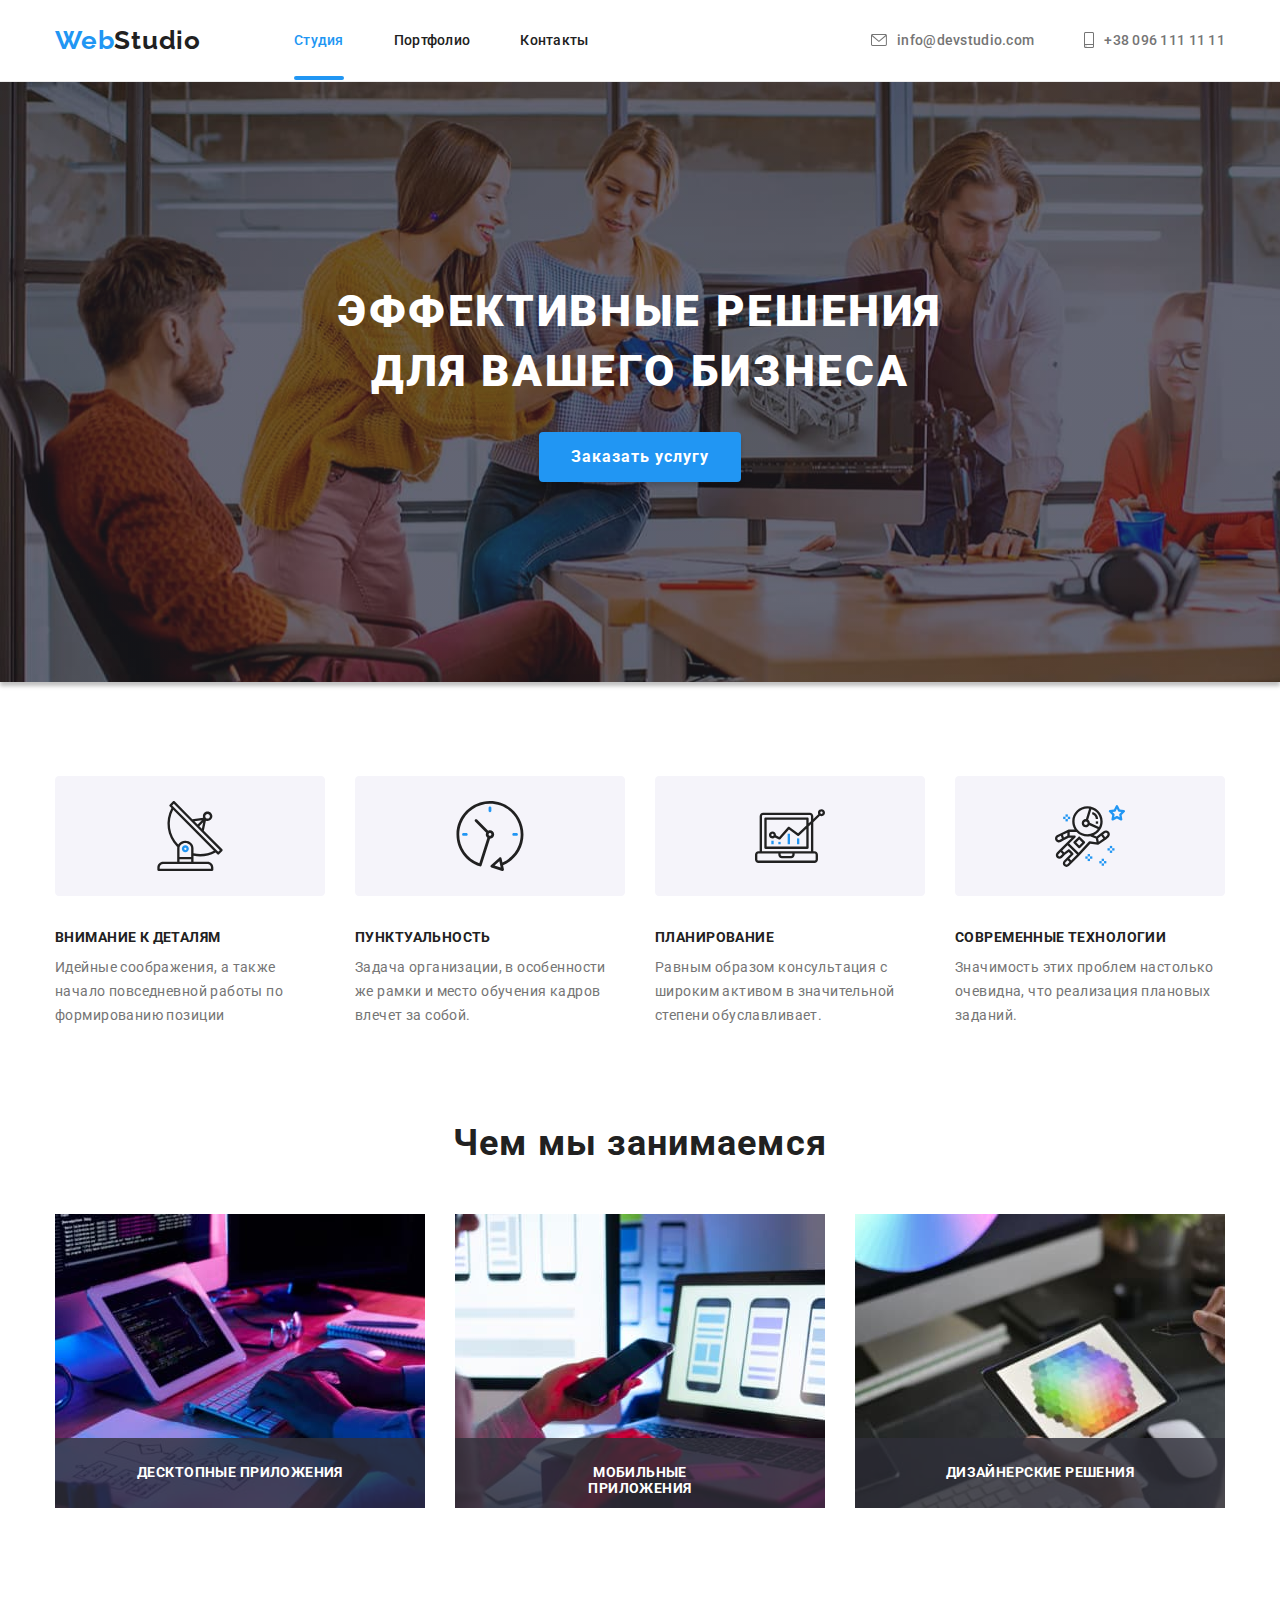
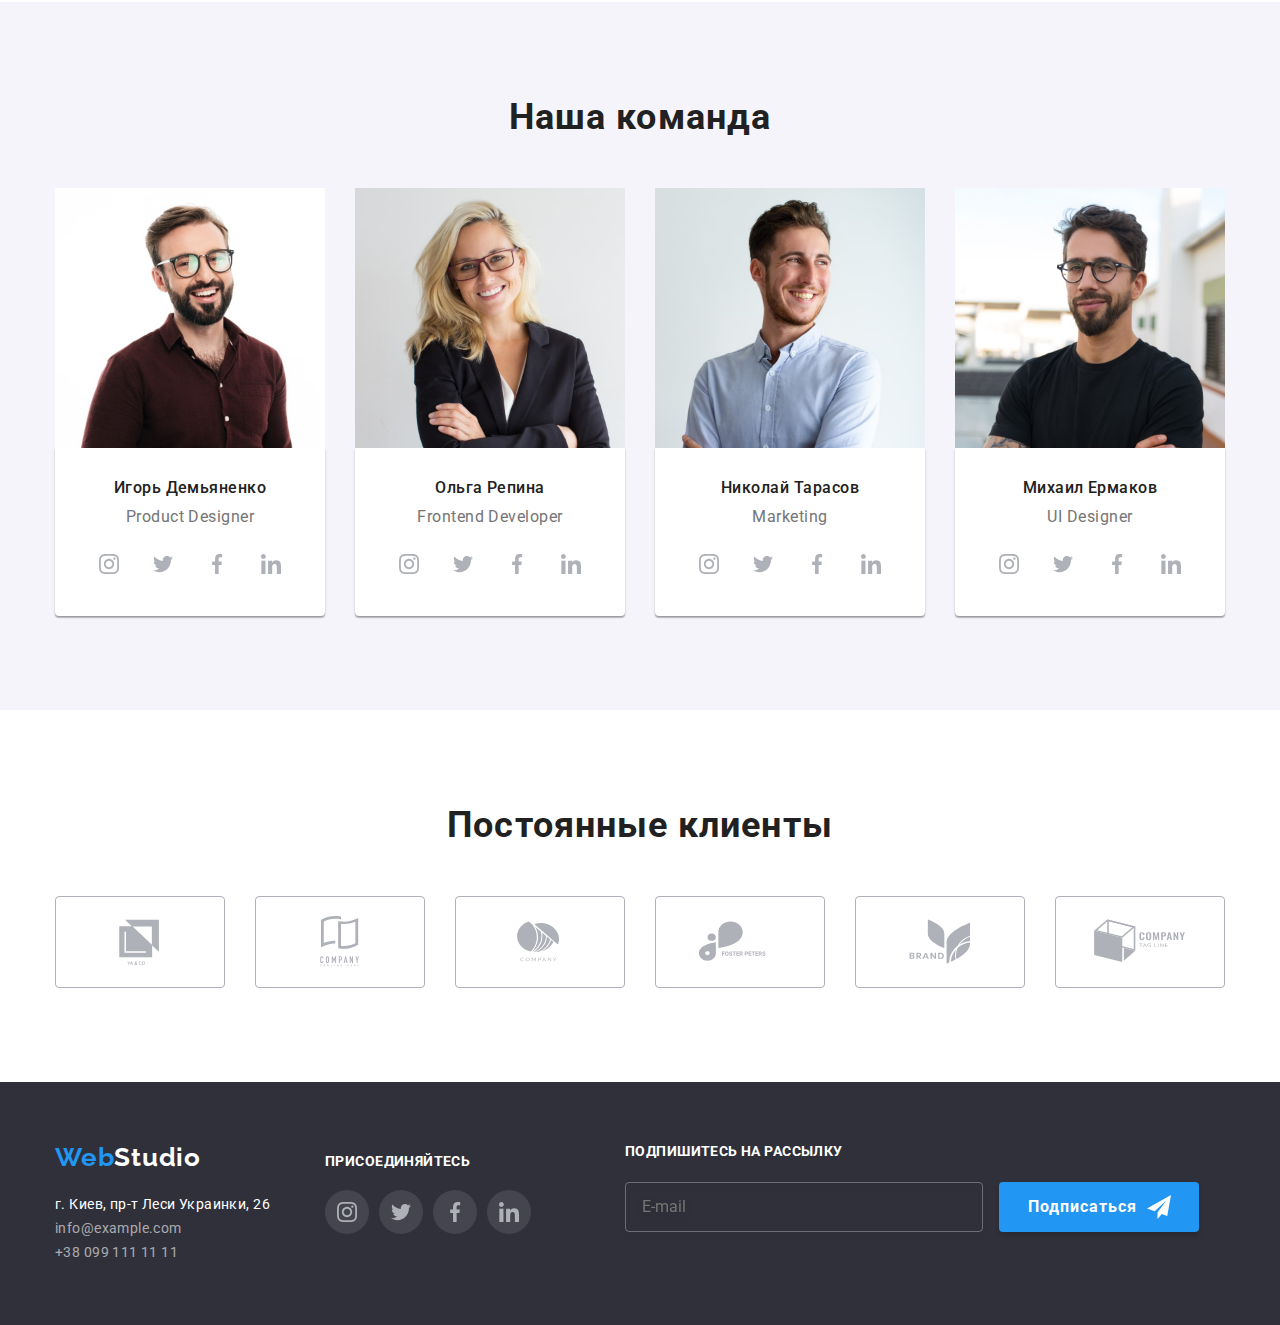
<file: index.html>
<!DOCTYPE html>
<html lang="ru">
  <head>
    <meta charset="UTF-8" />
    <meta http-equiv="X-UA-Compatible" content="IE=edge" />
    <meta name="viewport" content="width=device-width, initial-scale=1.0" />
    <title>Document</title>
    <link rel="preconnect" href="https://fonts.googleapis.com" />
    <link rel="preconnect" href="https://fonts.gstatic.com" crossorigin />
    <link
      href="https://fonts.googleapis.com/css2?family=Raleway:wght@700&family=Roboto:wght@400;500;700;900&display=swap"
      rel="stylesheet"
    />
    <link
      rel="stylesheet"
      href="https://cdnjs.cloudflare.com/ajax/libs/modern-normalize/1.1.0/modern-normalize.css"
      integrity="sha512-Y0MM+V6ymRKN2zStTqzQ227DWhhp4Mzdo6gnlRnuaNCbc+YN/ZH0sBCLTM4M0oSy9c9VKiCvd4Jk44aCLrNS5Q=="
      crossorigin="anonymous"
      referrerpolicy="no-referrer"
    />
    <link rel="stylesheet" href="./css/main.min.css" />
  </head>
  <body>
    <!-- Header -->
    <header class="header">
      <div class="header__container container">
        <a href="./" class="header__logo"><span>Web</span>Studio</a>
        <nav>
          <ul class="header__nav">
            <li class="nav__list">
              <a class="nav__link nav__link--current" href="./index.html">Студия</a>
            </li>
            <li class="nav__list"><a class="nav__link" href="./portfolio.html">Портфолио</a></li>
            <li class="nav__list"><a class="nav__link" href="">Контакты</a></li>
          </ul>
        </nav>
        <ul class="header__contacts">
          <li class="header__mail">
            <a class="contacts__link" href="mailto:info@devstudio.com">
              <svg class="contacts__link--mail" width="16" height="12">
                <use href="./images/icons.svg#icon-envelope"></use>
              </svg>
              info@devstudio.com
            </a>
          </li>
          <li>
            <a class="contacts__link" href="tel:+380961111111">
              <svg class="contacts__link--phone" width="10" height="16">
                <use href="./images/icons.svg#icon-smartphone"></use>
              </svg>
              +38 096 111 11 11</a
            >
          </li>
        </ul>
      </div>
    </header>
    <!-- Main -->
    <main>
      <section class="hero">
        <div class="container">
          <div class="hero__name">
            <h1>Эффективные решения для вашего бизнеса</h1>
            <button class="hero__button" type="button" data-modal-open>Заказать услугу</button>
          </div>
        </div>
      </section>
      <section class="peculiarities section">
        <div class="container">
          <h2 class="visually__hidden">Особенности</h2>
          <ul class="peculiarities__list">
            <li class="peculiarities__link">
              <svg class="peculiarities__logo1" width="270" height="120">
                <use href="./images/icons.svg#icon-group1"></use>
              </svg>
              <h3 class="peculiarities__heading">Внимание к деталям</h3>
              <p class="peculiarities__par">
                Идейные соображения, а также начало повседневной работы по формированию позиции
              </p>
            </li>
            <li class="peculiarities__link">
              <svg class="peculiarities__logo2" width="270" height="120">
                <use href="./images/icons.svg#icon-group2"></use>
              </svg>
              <h3 class="peculiarities__heading">Пунктуальность</h3>
              <p class="peculiarities__par">
                Задача организации, в особенности же рамки и место обучения кадров влечет за собой.
              </p>
            </li>
            <li class="peculiarities__link">
              <svg class="peculiarities__logo3" width="270" height="120">
                <use href="./images/icons.svg#icon-group3"></use>
              </svg>
              <h3 class="peculiarities__heading">Планирование</h3>
              <p class="peculiarities__par">
                Равным образом консультация с широким активом в значительной степени обуславливает.
              </p>
            </li>
            <li class="peculiarities__link">
              <svg class="peculiarities__logo4" width="270" height="120">
                <use href="./images/icons.svg#icon-group4"></use>
              </svg>
              <h3 class="peculiarities__heading">Современные технологии</h3>
              <p class="peculiarities__par">
                Значимость этих проблем настолько очевидна, что реализация плановых заданий.
              </p>
            </li>
          </ul>
        </div>
      </section>
      <section class="our-work section">
        <div class="container">
          <h2 class="rubrics">Чем мы занимаемся</h2>
          <ul class="rubrics__examples">
            <li class="rubrics__image">
              <img
                src="./images/wwd1.jpg"
                alt="Человек печатает на клавиатуре"
                width="370"
                height="294"
              />
              <div class="rubrics__image__cover--desctop">Десктопные приложения</div>
            </li>
            <li class="rubrics__image">
              <img src="./images/wwd2.jpg" alt="Человек держит смартфон" width="370" height="294" />
              <div class="rubrics__image__cover--mobile">Мобильные приложения</div>
            </li>
            <li class="rubrics__image">
              <img src="./images/wwd3.jpg" alt="Человек держит планшет" width="370" height="294" />
              <div class="rubrics__image__cover--design">Дизайнерские решения</div>
            </li>
          </ul>
        </div>
      </section>
      <section class="team section">
        <div class="container">
          <h2 class="rubrics">Наша команда</h2>
          <ul class="rubrics__team">
            <li class="team__item">
              <img
                class="images"
                src="./images/dem'yanenko.jpg"
                alt="Продакт дизайнер"
                width="270"
                height="260"
              />
              <div class="staff__signature">
                <h3 class="staff__names">Игорь Демьяненко</h3>
                <p class="staff__professions">Product Designer</p>
                <ul class="sociallink__list">
                  <li class="sociallink__element">
                    <a class="sociallink__link" href="">
                      <svg class="sociallink__icon" width="20" height="20">
                        <use href="./images/icons.svg#icon-instagram-2"></use>
                      </svg>
                    </a>
                  </li>
                  <li class="sociallink__element">
                    <a class="sociallink__link" href="">
                      <svg class="sociallink__icon" width="20" height="20">
                        <use href="./images/icons.svg#icon-twitter"></use>
                      </svg>
                    </a>
                  </li>
                  <li class="sociallink__element">
                    <a class="sociallink__link" href="">
                      <svg class="sociallink__icon" width="20" height="20">
                        <use href="./images/icons.svg#icon-facebook"></use>
                      </svg>
                    </a>
                  </li>
                  <li class="sociallink__element">
                    <a class="sociallink__link" href="">
                      <svg class="sociallink__icon" width="20" height="20">
                        <use href="./images/icons.svg#icon-linkedin"></use>
                      </svg>
                    </a>
                  </li>
                </ul>
              </div>
            </li>
            <li class="team__item">
              <img
                class="images"
                src="./images/repina.jpg"
                alt="Фронтенд разработчик"
                width="270"
                height="260"
              />
              <div class="staff__signature">
                <h3 class="staff__names">Ольга Репина</h3>
                <p class="staff__professions">Frontend Developer</p>
                <ul class="sociallink__list">
                  <li class="sociallink__element">
                    <a class="sociallink__link" href="">
                      <svg class="sociallink__icon" width="20" height="20">
                        <use href="./images/icons.svg#icon-instagram-2"></use>
                      </svg>
                    </a>
                  </li>
                  <li class="sociallink__element">
                    <a class="sociallink__link" href="">
                      <svg class="sociallink__icon" width="20" height="20">
                        <use href="./images/icons.svg#icon-twitter"></use>
                      </svg>
                    </a>
                  </li>
                  <li class="sociallink__element">
                    <a class="sociallink__link" href="">
                      <svg class="sociallink__icon" width="20" height="20">
                        <use href="./images/icons.svg#icon-facebook"></use>
                      </svg>
                    </a>
                  </li>
                  <li class="sociallink__element">
                    <a class="sociallink__link" href="">
                      <svg class="sociallink__icon" width="20" height="20">
                        <use href="./images/icons.svg#icon-linkedin"></use>
                      </svg>
                    </a>
                  </li>
                </ul>
              </div>
            </li>
            <li class="team__item">
              <img
                class="images"
                src="./images/tarasov.jpg"
                alt="Маркетолог"
                width="270"
                height="260"
              />
              <div class="staff__signature">
                <h3 class="staff__names">Николай Тарасов</h3>
                <p class="staff__professions">Marketing</p>
                <ul class="sociallink__list">
                  <li class="sociallink__element">
                    <a class="sociallink__link" href="">
                      <svg class="sociallink__icon" width="20" height="20">
                        <use href="./images/icons.svg#icon-instagram-2"></use>
                      </svg>
                    </a>
                  </li>
                  <li class="sociallink__element">
                    <a class="sociallink__link" href="">
                      <svg class="sociallink__icon" width="20" height="20">
                        <use href="./images/icons.svg#icon-twitter"></use>
                      </svg>
                    </a>
                  </li>
                  <li class="sociallink__element">
                    <a class="sociallink__link" href="">
                      <svg class="sociallink__icon" width="20" height="20">
                        <use href="./images/icons.svg#icon-facebook"></use>
                      </svg>
                    </a>
                  </li>
                  <li class="sociallink__element">
                    <a class="sociallink__link" href="">
                      <svg class="sociallink__icon" width="20" height="20">
                        <use href="./images/icons.svg#icon-linkedin"></use>
                      </svg>
                    </a>
                  </li>
                </ul>
              </div>
            </li>
            <li class="team__item">
              <img
                class="images"
                src="./images/ermakov.jpg"
                alt="Дизайнер интерфейса"
                width="270"
                height="260"
              />
              <div class="staff__signature">
                <h3 class="staff__names">Михаил Ермаков</h3>
                <p class="staff__professions">UI Designer</p>
                <ul class="sociallink__list">
                  <li class="sociallink__element">
                    <a class="sociallink__link" href="">
                      <svg class="sociallink__icon" width="20" height="20">
                        <use href="./images/icons.svg#icon-instagram-2"></use>
                      </svg>
                    </a>
                  </li>
                  <li class="sociallink__element">
                    <a class="sociallink__link" href="">
                      <svg class="sociallink__icon" width="20" height="20">
                        <use href="./images/icons.svg#icon-twitter"></use>
                      </svg>
                    </a>
                  </li>
                  <li class="sociallink__element">
                    <a class="sociallink__link" href="">
                      <svg class="sociallink__icon" width="20" height="20">
                        <use href="./images/icons.svg#icon-facebook"></use>
                      </svg>
                    </a>
                  </li>
                  <li class="sociallink__element">
                    <a class="sociallink__link" href="">
                      <svg class="sociallink__icon" width="20" height="20">
                        <use href="./images/icons.svg#icon-linkedin"></use>
                      </svg>
                    </a>
                  </li>
                </ul>
              </div>
            </li>
          </ul>
        </div>
      </section>
      <section class="section">
        <div class="container">
          <h2 class="regular__clients">Постоянные клиенты</h2>
          <ul class="clients__list">
            <li class="clients">
              <a class="clients__link" href="">
                <svg class="clients__logo" width="170" height="92">
                  <use href="./images/icons.svg#icon-logo1"></use>
                </svg>
              </a>
            </li>
            <li class="clients">
              <a class="clients__link" href="">
                <svg class="clients__logo" width="170" height="92">
                  <use href="./images/icons.svg#icon-logo2"></use>
                </svg>
              </a>
            </li>
            <li class="clients">
              <a class="clients__link" href="">
                <svg class="clients__logo" width="170" height="92">
                  <use href="./images/icons.svg#icon-logo3"></use>
                </svg>
              </a>
            </li>
            <li class="clients">
              <a class="clients__link" href="">
                <svg class="clients__logo" width="170" height="92">
                  <use href="./images/icons.svg#icon-logo4"></use>
                </svg>
              </a>
            </li>
            <li class="clients">
              <a class="clients__link" href="">
                <svg class="clients__logo" width="170" height="92">
                  <use href="./images/icons.svg#icon-logo5"></use>
                </svg>
              </a>
            </li>
            <li class="clients">
              <a class="clients__link" href="">
                <svg class="clients__logo" width="170" height="92">
                  <use href="./images/icons.svg#icon-logo6"></use>
                </svg>
              </a>
            </li>
          </ul>
        </div>
      </section>
    </main>
    <!-- Footer -->
    <footer class="footer">
      <div class="footer__wrapper container">
        <div class="footer__leftside">
          <div class="footer__container footer__block--width">
            <a href="/" class="footer__logo"><span>Web</span>Studio</a>
            <address class="footer__address--section">
              <ul class="footer__contacts">
                <li>
                  <a
                    href="https://goo.gl/maps/oCxzyHue8FhfwhSUA"
                    target="_blank"
                    rel="noopener noreferrer"
                    class="footer__address"
                    >г. Киев, пр-т Леси Украинки, 26</a
                  >
                </li>
                <li>
                  <a class="mail__phone" href="mailto:info@devstudio.com">info@example.com</a>
                </li>
                <li><a class="mail__phone" href="tel:+380961111111">+38 099 111 11 11</a></li>
              </ul>
            </address>
          </div>
          <div class="footer__social--links footer__block--width">
            <h2 class="join__us">Присоединяйтесь</h2>
            <ul class="sociallink__list--footer">
              <li class="sociallink__element--footer">
                <a class="sociallink__link--footer" href="">
                  <svg class="sociallink__icon--footer" width="20" height="20">
                    <use href="./images/icons.svg#icon-instagram-2"></use>
                  </svg>
                </a>
              </li>
              <li class="sociallink__element--footer">
                <a class="sociallink__link--footer" href="">
                  <svg class="sociallink__icon--footer" width="20" height="20">
                    <use href="./images/icons.svg#icon-twitter"></use>
                  </svg>
                </a>
              </li>
              <li class="sociallink__element--footer">
                <a class="sociallink__link--footer" href="">
                  <svg class="sociallink__icon--footer" width="20" height="20">
                    <use href="./images/icons.svg#icon-facebook"></use>
                  </svg>
                </a>
              </li>
              <li class="sociallink__element--footer">
                <a class="sociallink__link--footer" href="">
                  <svg class="sociallink__icon--footer" width="20" height="20">
                    <use href="./images/icons.svg#icon-linkedin"></use>
                  </svg>
                </a>
              </li>
            </ul>
          </div>
        </div>
        <div class="footer__rightside">
          <p class="mailing">Подпишитесь на рассылку</p>
          <form action="">
            <input name="email" class="footer__email--input" type="email" placeholder="E-mail" />
            <button type="submit" class="footer__button--send">
              Подписаться
              <svg class="button__send" width="24" height="24">
                <use href="./images/icons.svg#icon-send"></use>
              </svg>
            </button>
          </form>
        </div>
      </div>
    </footer>

    <!-- =====FOOTER END===== -->

    <!-- ==========MODAL========== -->

    <div class="backdrop is-hidden" data-modal>
      <div class="modal">
        <button class="close__button" data-modal-close>
          <svg class="close__icon" width="11" height="11">
            <use href="./images/icons.svg#icon-close"></use>
          </svg>
        </button>

        <p class="modal__paragraph">Оставьте свои данные, мы вам перезвоним</p>
        <form class="form">
          <label for="input-name">
            <span class="modal__words">Имя</span>
            <div class="modal__name--area">
              <input
                type="text"
                name="user-name"
                class="modal__form--input block"
                id="input-name"
                required
                minlength="2"
                pattern="[a-zA-Zа-яёА-ЯЁ]+"
              />
              <svg class="modal__person--img modal__focus" width="18" height="18">
                <use href="./images/icons.svg#icon-person-black"></use>
              </svg>
            </div>
          </label>
          <label for="input__tel">
            <span class="modal__words">Телефон</span>
            <div class="modal__phone--area">
              <input
                type="tel"
                name="user-tel"
                class="modal__form--input block"
                id="input-tel"
                required
                pattern="[0-9]{3}-[0-9]{3}-[0-9]{2}-[0-9]{2}"
                title="096-111-11-11"
              />
              <svg class="modal__phone--img modal__focus" width="18" height="18">
                <use href="./images/icons.svg#icon-phone-black"></use>
              </svg>
            </div>
          </label>
          <label for="input-email">
            <span class="modal__words">Почта</span>
            <div class="modal__email--area">
              <input
                type="email"
                name="user-email"
                class="modal__form--input block"
                id="input-email"
                required
              />
              <svg class="modal__email--img modal__focus" width="18" height="18">
                <use href="./images/icons.svg#icon-email-black"></use>
              </svg>
            </div>
          </label>
          <label for="input-comments">
            <span class="modal__words">Комментарий</span>
            <textarea
              name="user-comments"
              id="input-comments"
              cols="30"
              rows="10"
              class="modal__form--textarea block"
              placeholder="Введите текст"
            ></textarea>
          </label>
          <label class="label" for="agree">
            <input
              type="checkbox"
              name="checkbox"
              class="modal__form--checbox block visually__hidden"
              id="agree"
            />
            <span class="check">
              <svg class="label__input--checked" width="16" height="15">
                <use href="./images/icons.svg#icon-check-blue"></use>
              </svg>
            </span>
            <p class="modal__agreement">
              Соглашаюсь с рассылкой и принимаю <a class="modal__link" href="">Условия договора</a>
            </p>
          </label>
          <button type="submit" class="modal__form--button">Отправить</button>
        </form>
      </div>
    </div>

    <script src="./js/modal.js"></script>
  </body>
</html>
</file>
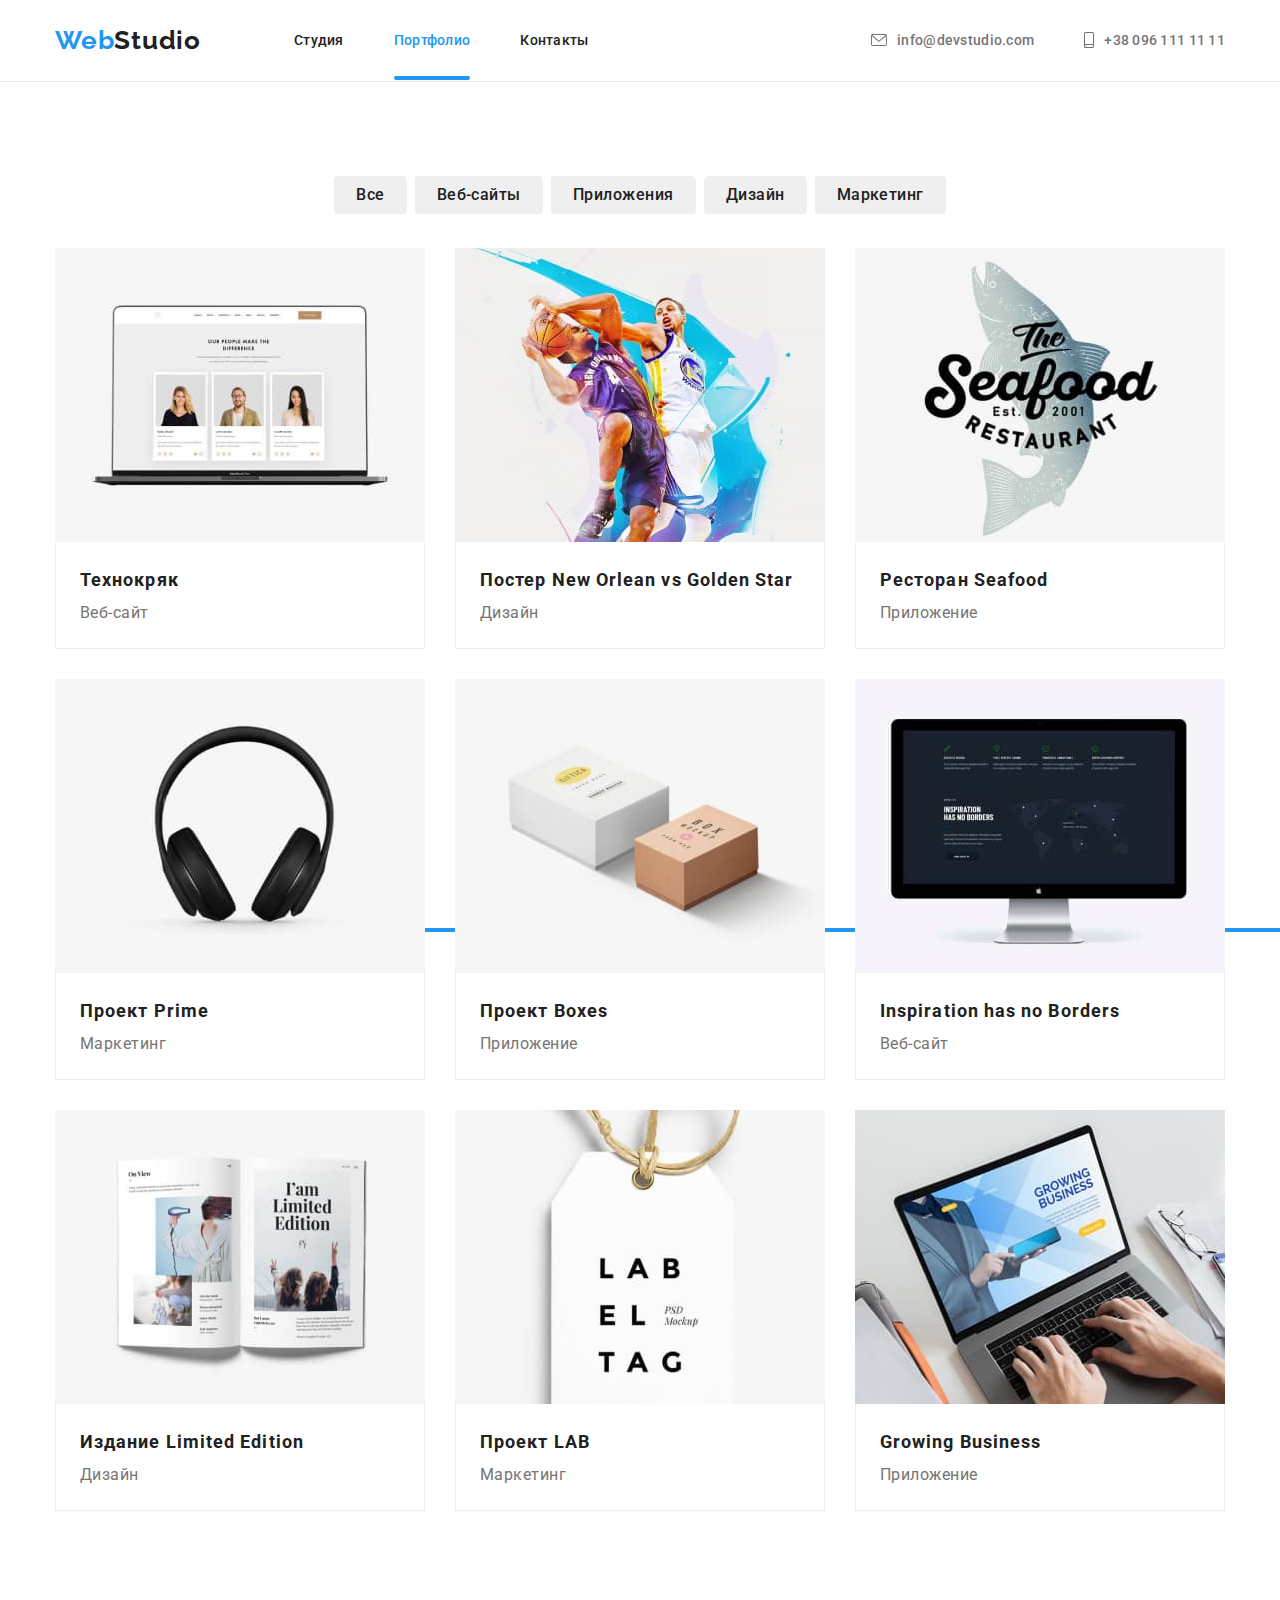
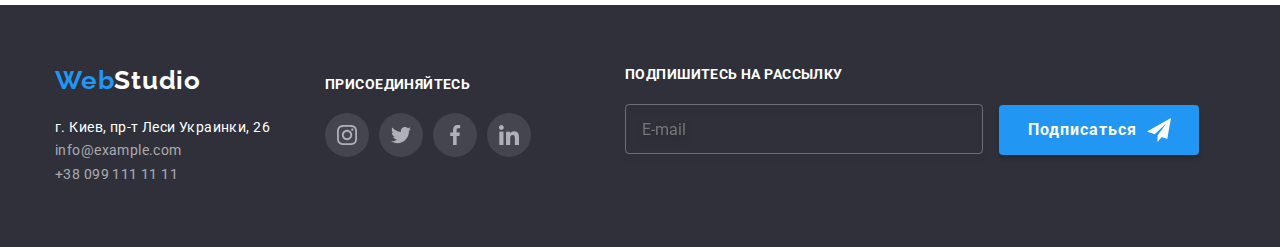
<file: portfolio.html>
<!DOCTYPE html>
<html lang="ru">
  <head>
    <meta charset="UTF-8" />
    <meta http-equiv="X-UA-Compatible" content="IE=edge" />
    <meta name="viewport" content="width=device-width, initial-scale=1.0" />
    <title>Document</title>
    <link rel="preconnect" href="https://fonts.googleapis.com" />
    <link rel="preconnect" href="https://fonts.gstatic.com" crossorigin />
    <link
      href="https://fonts.googleapis.com/css2?family=Raleway:wght@700&family=Roboto:wght@400;500;700;900&display=swap"
      rel="stylesheet"
    />
    <link
      rel="stylesheet"
      href="https://cdnjs.cloudflare.com/ajax/libs/modern-normalize/1.1.0/modern-normalize.css"
      integrity="sha512-Y0MM+V6ymRKN2zStTqzQ227DWhhp4Mzdo6gnlRnuaNCbc+YN/ZH0sBCLTM4M0oSy9c9VKiCvd4Jk44aCLrNS5Q=="
      crossorigin="anonymous"
      referrerpolicy="no-referrer"
    />
    <link rel="stylesheet" href="./css/main.min.css" />
  </head>
  <body>
    <!-- Header -->
    <header class="header">
      <div class="header__container container">
        <a href="./" class="header__logo"><span>Web</span>Studio</a>
        <nav>
          <ul class="header__nav">
            <li class="nav__list">
              <a class="nav__link" href="./index.html">Студия</a>
            </li>
            <li class="nav__list nav__link--current">
              <a class="nav__link nav__link--current" href="./portfolio.html">Портфолио</a>
            </li>
            <li class="nav__list"><a class="nav__link" href="">Контакты</a></li>
          </ul>
        </nav>
        <ul class="header__contacts">
          <li class="header__mail">
            <a class="contacts__link" href="mailto:info@devstudio.com">
              <svg class="contacts__link--mail" width="16" height="12">
                <use href="./images/icons.svg#icon-envelope"></use>
              </svg>
              info@devstudio.com
            </a>
          </li>
          <li>
            <a class="contacts__link" href="tel:+380961111111">
              <svg class="contacts__link--phone" width="10" height="16">
                <use href="./images/icons.svg#icon-smartphone"></use>
              </svg>
              +38 096 111 11 11</a
            >
          </li>
        </ul>
      </div>
    </header>
    <!-- Main -->
    <main>
      <section class="section">
        <div class="container work__examples">
          <h1 class="visually__hidden">Примеры работ</h1>
          <ul class="filter">
            <li class="filter__item"><button class="filter__button" type="button">Все</button></li>
            <li class="filter__item">
              <button class="filter__button" type="button">Веб-сайты</button>
            </li>
            <li class="filter__item">
              <button class="filter__button" type="button">Приложения</button>
            </li>
            <li class="filter__item">
              <button class="filter__button" type="button">Дизайн</button>
            </li>
            <li class="filter__item">
              <button class="filter__button" type="button">Маркетинг</button>
            </li>
          </ul>
          <ul class="example__list">
            <li class="example__pictures">
              <a class="example__links" href="">
                <div class="example__thumb">
                  <img
                    class="portfolio__image"
                    src="./images/technokryak.jpg"
                    alt="Макбук с фотографиями команды"
                    width="370"
                    height="294"
                  />
                  <div class="example__cover--text">
                    <p>
                      Технокряк это современная площадка распространения коронавируса. Компании
                      используют эту платформу для цифрового шпионажа и атак на защищённые сервера
                      конкурентов.
                    </p>
                  </div>
                </div>
                <div class="example__picture--signature">
                  <h2 class="example__items">Технокряк</h2>
                  <p class="example__paragraph">Веб-сайт</p>
                </div>
              </a>
            </li>

            <li class="example__pictures">
              <a class="example__links" href="">
                <div class="example__thumb">
                  <img
                    class="portfolio__image"
                    src="./images/poster.jpg"
                    alt="Постер с двумя баскетболистами"
                    width="370"
                    height="294"
                  />
                  <div class="example__cover--text">
                    <p>
                      Технокряк это современная площадка распространения коронавируса. Компании
                      используют эту платформу для цифрового шпионажа и атак на защищённые сервера
                      конкурентов.
                    </p>
                  </div>
                </div>
                <div class="example__picture--signature">
                  <h2 class="example__items">Постер New Orlean vs Golden Star</h2>
                  <p class="example__paragraph">Дизайн</p>
                </div>
              </a>
            </li>

            <li class="example__pictures">
              <a class="example__links" href="">
                <div class="example__thumb">
                  <img
                    class="portfolio__image"
                    src="./images/seafood.jpg"
                    alt="Логотип ресторана"
                    width="370"
                    height="294"
                  />
                  <div class="example__cover--text">
                    <p>
                      Технокряк это современная площадка распространения коронавируса. Компании
                      используют эту платформу для цифрового шпионажа и атак на защищённые сервера
                      конкурентов.
                    </p>
                  </div>
                </div>

                <div class="example__picture--signature">
                  <h2 class="example__items">Ресторан Seafood</h2>
                  <p class="example__paragraph">Приложение</p>
                </div>
              </a>
            </li>

            <li class="example__pictures">
              <a class="example__links" href="">
                <div class="example__thumb">
                  <img
                    class="portfolio__image"
                    src="./images/prime.jpg"
                    alt="Наушники"
                    width="370"
                    height="294"
                  />
                  <div class="example__cover--text">
                    <p>
                      Технокряк это современная площадка распространения коронавируса. Компании
                      используют эту платформу для цифрового шпионажа и атак на защищённые сервера
                      конкурентов.
                    </p>
                  </div>
                </div>

                <div class="example__picture--signature">
                  <h2 class="example__items">Проект Prime</h2>
                  <p class="example__paragraph">Маркетинг</p>
                </div>
              </a>
            </li>

            <li class="example__pictures">
              <a class="example__links" href="">
                <div class="example__thumb">
                  <img
                    class="portfolio__image"
                    src="./images/boxes.jpg"
                    alt="Две коробки"
                    width="370"
                    height="294"
                  />
                  <div class="example__cover--text">
                    <p>
                      Технокряк это современная площадка распространения коронавируса. Компании
                      используют эту платформу для цифрового шпионажа и атак на защищённые сервера
                      конкурентов.
                    </p>
                  </div>
                </div>

                <div class="example__picture--signature">
                  <h2 class="example__items">Проект Boxes</h2>
                  <p class="example__paragraph">Приложение</p>
                </div>
              </a>
            </li>

            <li class="example__pictures">
              <a class="example__links" href="">
                <div class="example__thumb">
                  <img
                    class="portfolio__image"
                    src="./images/inspiration.jpg"
                    alt="Веб-страница на мониторе"
                    width="370"
                    height="294"
                  />
                  <div class="example__cover--text">
                    <p>
                      Технокряк это современная площадка распространения коронавируса. Компании
                      используют эту платформу для цифрового шпионажа и атак на защищённые сервера
                      конкурентов.
                    </p>
                  </div>
                </div>

                <div class="example__picture--signature">
                  <h2 class="example__items" lang="en">Inspiration has no Borders</h2>
                  <p class="example__paragraph">Веб-сайт</p>
                </div>
              </a>
            </li>

            <li class="example__pictures">
              <a class="example__links" href="">
                <div class="example__thumb">
                  <img
                    class="portfolio__image"
                    src="./images/limitededition.jpg"
                    alt="Открытая книга"
                    width="370"
                    height="294"
                  />
                  <div class="example__cover--text">
                    <p>
                      Технокряк это современная площадка распространения коронавируса. Компании
                      используют эту платформу для цифрового шпионажа и атак на защищённые сервера
                      конкурентов.
                    </p>
                  </div>
                </div>

                <div class="example__picture--signature">
                  <h2 class="example__items" lang="en">Издание Limited Edition</h2>
                  <p class="example__paragraph">Дизайн</p>
                </div>
              </a>
            </li>

            <li class="example__pictures">
              <a class="example__links" href="">
                <div class="example__thumb">
                  <img
                    class="portfolio__image"
                    src="./images/lab.jpg"
                    alt="Бирка на шнурке"
                    width="370"
                    height="294"
                  />
                  <div class="example__cover--text">
                    <p>
                      Технокряк это современная площадка распространения коронавируса. Компании
                      используют эту платформу для цифрового шпионажа и атак на защищённые сервера
                      конкурентов.
                    </p>
                  </div>
                </div>

                <div class="example__picture--signature">
                  <h2 class="example__items">Проект LAB</h2>
                  <p class="example__paragraph">Маркетинг</p>
                </div>
              </a>
            </li>

            <li class="example__pictures">
              <a class="example__links" href="">
                <div class="example__thumb">
                  <img
                    class="portfolio__image"
                    src="./images/growingbusiness.jpg"
                    alt="Человек печатает на ноутбуке"
                    width="370"
                    height="294"
                  />
                  <div class="example__cover--text">
                    <p>
                      Технокряк это современная площадка распространения коронавируса. Компании
                      используют эту платформу для цифрового шпионажа и атак на защищённые сервера
                      конкурентов.
                    </p>
                  </div>
                </div>

                <div class="example__picture--signature">
                  <h2 class="example__items">Growing Business</h2>
                  <p class="example__paragraph">Приложение</p>
                </div>
              </a>
            </li>
          </ul>
        </div>
      </section>
    </main>
    <!-- Footer -->
    <footer class="footer">
      <div class="footer__wrapper container">
        <div class="footer__leftside">
          <div class="footer__container footer__block--width">
            <a href="/" class="footer__logo"><span>Web</span>Studio</a>
            <address class="footer__address--section">
              <ul class="footer__contacts">
                <li>
                  <a
                    href="https://goo.gl/maps/oCxzyHue8FhfwhSUA"
                    target="_blank"
                    rel="noopener noreferrer"
                    class="footer__address"
                    >г. Киев, пр-т Леси Украинки, 26</a
                  >
                </li>
                <li>
                  <a class="mail__phone" href="mailto:info@devstudio.com">info@example.com</a>
                </li>
                <li><a class="mail__phone" href="tel:+380961111111">+38 099 111 11 11</a></li>
              </ul>
            </address>
          </div>
          <div class="footer__social--links footer__block--width">
            <h2 class="join__us">Присоединяйтесь</h2>
            <ul class="sociallink__list--footer">
              <li class="sociallink__element--footer">
                <a class="sociallink__link--footer" href="">
                  <svg class="sociallink__icon--footer" width="20" height="20">
                    <use href="./images/icons.svg#icon-instagram-2"></use>
                  </svg>
                </a>
              </li>
              <li class="sociallink__element--footer">
                <a class="sociallink__link--footer" href="">
                  <svg class="sociallink__icon--footer" width="20" height="20">
                    <use href="./images/icons.svg#icon-twitter"></use>
                  </svg>
                </a>
              </li>
              <li class="sociallink__element--footer">
                <a class="sociallink__link--footer" href="">
                  <svg class="sociallink__icon--footer" width="20" height="20">
                    <use href="./images/icons.svg#icon-facebook"></use>
                  </svg>
                </a>
              </li>
              <li class="sociallink__element--footer">
                <a class="sociallink__link--footer" href="">
                  <svg class="sociallink__icon--footer" width="20" height="20">
                    <use href="./images/icons.svg#icon-linkedin"></use>
                  </svg>
                </a>
              </li>
            </ul>
          </div>
        </div>
        <div class="footer__rightside">
          <p class="mailing">Подпишитесь на рассылку</p>
          <form action="">
            <input name="email" class="footer__email--input" type="email" placeholder="E-mail" />
            <button type="submit" class="footer__button--send">
              Подписаться
              <svg class="button__send" width="24" height="24">
                <use href="./images/icons.svg#icon-send"></use>
              </svg>
            </button>
          </form>
        </div>
      </div>
    </footer>
    <script src="./js/modal.js"></script>
  </body>
</html>
</file>
<file: css/main.min.css>
.visually__hidden{position:absolute !important;clip:rect(1px 1px 1px 1px);clip:rect(1px, 1px, 1px, 1px);padding:0 !important;border:0 !important;height:1px !important;width:1px !important;overflow:hidden}:root{--primary-text-color: #757575;--secondary-text-color: #212121;--third-text-color: #ffffff;--footer-links-color: #ffffff99;--accent-color: #2196f3;--primary-background-color: #ffffff;--header-background-color: #ffffff;--ourteam-background-color: #f5f4fa;--footer-background-color: #2f303a;--hero-background-color: #2f303a;--white-background-color: #ffffff}body{font-family:Roboto, sans-serif;color:var(--primary-text-color);background-color:var(--primary-background-color)}h1,h2,h3,p{margin-top:0;margin-bottom:0}ul,ol{margin-top:0;margin-bottom:0;padding-left:0}.block{display:block}.inline__block{display:inline-block}img{display:block}.images{display:block}.container{width:1200px;padding-left:15px;padding-right:15px;margin-left:auto;margin-right:auto}.section{padding-top:94px;padding-bottom:94px}.backdrop{position:fixed;top:0;left:0;background-color:rgba(0,0,0,0.2);width:100%;height:100%;opacity:1;transition:opacity 250ms cubic-bezier(0.4, 0, 0.2, 1)}.backdrop.is-hidden{opacity:0;pointer-events:none;visibility:hidden}.backdrop.is-hidden .modal{transform:translate(-50%, -50%) scale(0.5)}.modal__form--input{padding-bottom:10px;padding-top:4px;padding-left:42px;width:100%;height:40px;border:1px solid rgba(33,33,33,0.2);border-radius:4px;outline:none}.modal__form--input:focus{border:1px solid var(--accent-color)}.modal__form--input:focus+.modal__focus{fill:var(--accent-color)}.modal__form--button{display:block;margin:30px auto 40px;width:200px;height:50px;background-color:var(--accent-color);box-shadow:0px 4px 4px rgba(0,0,0,0.15);border-radius:4px;font-weight:bold;font-size:16px;line-height:1.87;text-align:center;letter-spacing:0.06em;color:var(--primary-background-color);box-shadow:0px 4px 4px rgba(0,0,0,0.15);border-radius:4px;outline:none;cursor:pointer;border:none}.modal__form--checbox{margin-right:7px}.modal__form--textarea{margin-bottom:20px;width:100%;height:120px;font-weight:normal;font-size:12px;line-height:1, 67;letter-spacing:0.01em;color:rgba(117,117,117,0.5);padding:12px 16px;resize:none}.modal__form--textarea:focus{color:var(--secondary-text-color)}.modal__form--checbox:checked+.check .label__input--checked{opacity:1}.modal__form--checbox:checked .modal__agreement::before{display:none}.modal{position:absolute;top:50%;left:50%;padding-left:40px;padding-right:40px;min-width:528px;min-height:581px;background-color:var(--primary-background-color);transform:translate(-50%, -50%) scale(1);transition:transform 250ms cubic-bezier(0.4, 0, 0.2, 1)}.modal__paragraph{font-weight:bold;font-size:20px;line-height:1.15;text-align:center;letter-spacing:0.03em;padding-top:40px;margin-bottom:12px;color:var(--secondary-text-color)}.modal__words{font-weight:normal;font-size:12px;line-height:1.67;letter-spacing:0.01em;color:var(--primary-text-color);margin-bottom:4px}.modal__name--area{position:relative}.modal__person--img{position:absolute;top:0;left:0;transform:translateX(12px) translateY(11px)}.modal__phone--area{position:relative}.modal__phone--img{position:absolute;top:0;left:0;transform:translateX(12px) translateY(11px)}.modal__email--area{position:relative}.modal__email--img{position:absolute;top:0;left:0;transform:translateX(12px) translateY(11px)}.modal__agreement{font-weight:normal;font-size:14px;line-height:1.71;letter-spacing:0.03em;color:var(--primary-text-color)}.modal__agreement::before{position:absolute;top:0;left:0;margin-left:13px;margin-top:3px;content:'';display:block;width:16px;height:15px;border:2px solid var(--secondary-text-color)}.label{display:flex;align-items:center;position:relative;width:100%}.label__input--checked{opacity:0;margin-right:7px;margin-left:13px;border:none;outline:none}.mailing{font-weight:bold;font-size:14px;line-height:1.42;letter-spacing:0.03em;text-transform:uppercase;margin-bottom:20px;color:var(--third-text-color)}.modal__link{color:var(--accent-color)}.close__button{position:absolute;top:8px;right:8px;width:30px;height:30px;background-color:transparent;cursor:pointer;padding:0;border:none;border:1px solid #0000001a;border-radius:50%}.close__button:hover .close__icon,.close__button:focus .close__icon{fill:var(--accent-color)}.sociallink__list{display:flex;list-style:none;justify-content:space-between;align-items:center;width:206px;margin-left:32px;margin-right:32px}.sociallink__link{width:44px;height:44px;display:block;border-radius:50%;padding:12px;transition:background-color 250ms cubic-bezier(0.4, 0, 0.2, 1),fill 250ms cubic-bezier(0.4, 0, 0.2, 1)}.sociallink__link:hover,.sociallink__link:focus{background-color:var(--accent-color);fill:var(--third-text-color)}.sociallink__link:not(:last-child){margin-right:10px}.sociallink__link:hover .sociallink__link,.sociallink__link:focus .sociallink__link{background-color:var(--accent-color);fill:var(--third-text-color)}.sociallink__element{display:block}.sociallink__link:hover .sociallink__icon,.sociallink__link:focus .sociallink__icon{fill:var(--third-text-color);background-color:var(--accent-color)}.sociallink__icon{fill:#afb1b8}.sociallink__list--footer{display:flex;list-style:none;justify-content:space-between;align-items:center;width:206px}.footer__social--links{padding-top:12px;width:calc((100% - 30px) / 2)}.sociallink__element--footer{display:block}.sociallink__element--footer:not(:last-child){margin-right:10px}.sociallink__link--footer{width:44px;height:44px;display:block;border-radius:50%;padding:12px;border-radius:50%;background-color:#ffffff1a;transition:fill 250ms cubic-bezier(0.4, 0, 0.2, 1),background-color 250ms cubic-bezier(0.4, 0, 0.2, 1)}.sociallink__link--footer:hover,.sociallink__link--footer:focus{background-color:var(--accent-color)}.sociallink__link--footer:hover .sociallink__icon--footer,.sociallink__link--footer:focus .sociallink__icon--footer{fill:var(--third-text-color);background-color:var(--accent-color)}.sociallink__icon--footer{fill:#afb1b8}.footer{background-color:var(--footer-background-color);padding-top:60px;padding-bottom:60px}.footer__container{display:flex;flex-direction:column}.footer__logo{text-decoration:none;color:var(--third-text-color);font-family:Raleway, sans-serif;font-weight:bold;font-size:26px;line-height:1.19;letter-spacing:0.03em;margin-bottom:20px}.footer__leftside{display:flex;width:calc((100% - 30px) / 2)}.footer__rightside{width:calc((100% -30px) / 2);position:relative;vertical-align:baseline}.footer__address{text-decoration:none;font-style:normal;font-weight:normal;font-size:14px;line-height:1.71;letter-spacing:0.03em;color:var(--third-text-color)}.footer__contacts{list-style:none}.mail__phone{text-decoration:none;font-weight:normal;font-size:14px;line-height:1.71;letter-spacing:0.03em;color:var(--footer-links-color)}.footer__wrapper{display:flex;vertical-align:baseline}.join__us{font-weight:bold;font-size:14px;line-height:1.14;letter-spacing:0.03em;text-transform:uppercase;color:var(--primary-background-color);margin-bottom:20px}.footer__email--input{width:358px;height:50px;padding-left:16px;margin-right:12px;border:1px solid #ffffff4d;background-color:transparent;filter:drop-shadow(0px 4px 4px rgba(0,0,0,0.15));border-radius:4px;color:rgba(255,255,255,0.6)}.footer__button--send{position:relative;display:inline-block;width:200px;height:50px;text-align:center;padding-top:10px;padding-bottom:10px;padding-left:29px;padding-right:62px;background:var(--accent-color);box-shadow:0px 4px 4px rgba(0,0,0,0.15);border-radius:4px;border:none;color:var(--third-text-color);font-weight:bold;font-size:16px;line-height:1.87;align-items:center;text-align:center;letter-spacing:0.06em;cursor:pointer}.button__send{position:absolute;top:0;right:0;transform:translateX(-28px) translateY(13px)}.footer__block--width{width:calc((100% - 30px) / 2)}.header{background-color:var(--header-background-color);border-bottom:1px solid #ececec;padding-top:25px;padding-bottom:25px}.header__logo{text-decoration:none;color:var(--secondary-text-color);font-family:Raleway, sans-serif;font-weight:bold;font-size:26px;line-height:1.19;letter-spacing:0.03em;margin-right:93px}span{color:var(--accent-color)}.nav__link{position:relative;text-decoration:none;color:var(--secondary-text-color);font-weight:500;font-size:14px;line-height:1.14;letter-spacing:0.02em;transition:color 250ms cubic-bezier(0.4, 0, 0.2, 1)}.nav__link:hover,.nav__link:focus{color:#2196f3}.nav__link--current::after{content:'';position:absolute;display:block;width:100%;height:4px;background:var(--accent-color);border-radius:2px;bottom:-32px}.nav__link--current{color:#2196f3}.header__contacts{list-style:none;display:flex;margin-left:auto}.contacts__link{text-decoration:none;color:var(--primary-text-color);font-weight:500;font-size:14px;line-height:1.4;letter-spacing:0.02em;display:flex;align-items:center;transition:color 250ms cubic-bezier(0.4, 0, 0.2, 1)}.contacts__link:hover,.contacts__link:focus{color:var(--accent-color)}.contacts__link:hover .contacts__link--mail,.contacts__link:focus .contacts__link--mail{fill:var(--accent-color)}.contacts__link:hover .contacts__link--phone,.contacts__link:focus .contacts__link--phone{fill:var(--accent-color)}.contacts__link--mail{fill:var(--primary-text-color);margin-right:10px}.contacts__link--phone{margin-right:10px;fill:var(--primary-text-color)}.header__container{display:flex;align-items:center}.header__nav{display:flex;list-style:none}.nav__list:not(:last-child){margin-right:50px}.header__mail:not(:last-child){margin-right:50px}.hero{background-color:rgba(47,48,58,0.4);box-shadow:0px 4px 4px rgba(0,0,0,0.25);padding-top:200px;padding-bottom:200px;background-image:linear-gradient(#2f303a66, #2f303a66),url(../images/heroimg.jpg);background-size:cover;background-repeat:no-repeat}h1{font-weight:900;font-size:44px;line-height:1.36;text-align:center;letter-spacing:0.06em;text-transform:uppercase;color:var(--third-text-color)}.hero__button{background-color:var(--accent-color);font-weight:bold;font-size:16px;line-height:1.87;text-align:center;letter-spacing:0.06em;color:var(--third-text-color);margin-top:30px;padding:10px 32px;box-shadow:0px 4px 4px rgba(0,0,0,0.15);border-radius:4px;border:none;cursor:pointer}.hero__name{display:flex;flex-direction:column;align-items:center;max-width:700px;margin-left:auto;margin-right:auto}.peculiarities__list{list-style:none;display:flex;margin-left:-30px;margin-top:-30px}.peculiarities__logo1{margin-bottom:30px}.peculiarities__logo2{margin-bottom:30px}.peculiarities__logo3{margin-bottom:30px}.peculiarities__logo4{margin-bottom:30px}.peculiarities__link{width:calc((100% - 120px) / 4);margin-left:30px;margin-top:30px}.peculiarities__heading{font-weight:bold;font-size:14px;line-height:1.14;letter-spacing:0.03em;text-transform:uppercase;margin-bottom:10px;color:var(--secondary-text-color)}.peculiarities__par{font-weight:normal;font-size:14px;line-height:1.71;letter-spacing:0.03em;color:var(--primary-text-color)}.filter{list-style:none;display:flex;margin-bottom:34px;justify-content:center}.filter__button{font-weight:500;font-size:16px;line-height:1.62;letter-spacing:0.03em;padding:6px 22px;color:var(--secondary-text-color);cursor:pointer;border:transparent;border-radius:4px;transition:box-shadow 250ms cubic-bezier(0.4, 0, 0.2, 1),color 250ms cubic-bezier(0.4, 0, 0.2, 1),background-color 250ms cubic-bezier(0.4, 0, 0.2, 1)}.filter__button:hover,.filter__button:focus{box-shadow:0px 3px 1px rgba(0,0,0,0.1),0px 1px 2px rgba(0,0,0,0.08),0px 2px 2px rgba(0,0,0,0.12);color:var(--third-text-color);background-color:var(--accent-color)}.filter__item:not(:last-child){margin-right:8px}.example__items{font-weight:bold;font-size:18px;line-height:2;letter-spacing:0.06em;color:var(--secondary-text-color)}.example__list{list-style:none;display:flex;flex-wrap:wrap;margin-left:-30px;margin-top:-30px}.example__thumb{position:relative;overflow:hidden}.example__thumb::before{content:'';display:inline-block;width:100%;height:100%;background-color:rgba(33,150,243,0.9);position:absolute;opacity:0;transform:translateY(100%);transition:transform 250ms cubic-bezier(0.4, 0, 0.2, 1)}.example__links:hover .example__thumb::before,.example__links:focus .example__thumb::before{opacity:1;transform:translateY(0)}.example__cover--text{position:absolute;top:0;left:0;font-weight:normal;font-size:18px;line-height:1.56;letter-spacing:0.03em;padding:63px 24px;color:var(--third-text-color);opacity:0;transition:opacity 250ms cubic-bezier(0.4, 0, 0.2, 1)}.example__links:hover .example__cover--text,.example__links:focus .example__cover--text{opacity:1}.portfolio__image{display:block}.example__pictures{margin-left:30px;margin-top:30px;width:calc((100% - 90px) / 3)}.example__picture--signature{background-color:var(--white-background-color);padding-top:20px;padding-bottom:20px;padding-left:24px;padding-right:24px;border-left:1px solid #eeeeee;border-right:1px solid #eeeeee;border-bottom:1px solid #eeeeee}.example__links{text-decoration:none;display:block;transition:box-shadow 250ms cubic-bezier(0.4, 0, 0.2, 1)}.example__links:hover{box-shadow:0px 1px 1px rgba(0,0,0,0.12),0px 4px 4px rgba(0,0,0,0.06),1px 4px 6px rgba(0,0,0,0.16)}.example__paragraph{font-weight:normal;font-size:16px;line-height:1.87;letter-spacing:0.03em;color:var(--primary-text-color)}.mail__phone{font-style:normal;transition:color 250ms cubic-bezier(0.4, 0, 0.2, 1)}.mail__phone:hover,.mail__phone:focus{color:var(--accent-color)}.rubrics{font-weight:bold;font-size:36px;line-height:1.17;text-align:center;letter-spacing:0.03em;margin-bottom:50px;color:var(--secondary-text-color)}.rubrics__examples{list-style:none;display:flex;margin-top:-30px;margin-left:-30px}.rubrics__image{margin-top:30px;margin-left:30px;max-width:calc((100% - 90px) / 3);position:relative}.rubrics__image__cover--desctop{font-weight:bold;font-size:14px;line-height:1.14;text-align:center;letter-spacing:0.03em;text-transform:uppercase;color:var(--third-text-color);position:absolute;bottom:0;left:0;width:370px;height:70px;padding:27px 82px;background:rgba(47,48,58,0.8)}.rubrics__image__cover--mobile{font-weight:bold;font-size:14px;line-height:1.14;text-align:center;letter-spacing:0.03em;text-transform:uppercase;color:var(--third-text-color);position:absolute;bottom:0;left:0;width:370px;height:70px;padding:27px 85px;background:rgba(47,48,58,0.8)}.rubrics__image__cover--design{font-weight:bold;font-size:14px;line-height:1.14;text-align:center;letter-spacing:0.03em;text-transform:uppercase;color:var(--third-text-color);position:absolute;bottom:0;left:0;width:370px;height:70px;padding:27px 90px;background:rgba(47,48,58,0.8)}.our-work{padding-top:0px;background-color:var(--primary-background-color)}.rubrics__team{list-style:none;display:flex;margin-top:-30px;margin-left:-30px}.team__item{margin-top:30px;margin-left:30px;width:calc((100% - 120px) / 4)}.team{background-color:var(--ourteam-background-color)}.staff__signature{background-color:var(--white-background-color);padding-top:30px;padding-bottom:30px;box-shadow:0px 1px 3px rgba(0,0,0,0.12),0px 1px 1px rgba(0,0,0,0.14),0px 2px 1px rgba(0,0,0,0.2);border-radius:0px 0px 4px 4px}.staff__names{font-weight:500;font-size:16px;line-height:1.19;text-align:center;letter-spacing:0.03em;margin-bottom:10px;color:var(--secondary-text-color)}.staff__professions{font-weight:normal;font-size:16px;line-height:1.19;text-align:center;letter-spacing:0.03em;color:var(--primary-text-color);margin-bottom:16px}.regular__clients{font-weight:bold;font-size:36px;line-height:42px;text-align:center;letter-spacing:0.03em;margin-bottom:50px;color:var(--secondary-text-color)}.clients{width:170px;height:92px}.clients:not(:last-child){margin-right:30px}.clients__link{display:block;width:170px;height:92px}.clients__list{list-style:none;display:flex}.clients__logo{fill:#afb1b8;padding:16px 32px;border:1px solid #afb1b8;border-radius:4px;transition:fill 250ms cubic-bezier(0.4, 0, 0.2, 1),border 250ms cubic-bezier(0.4, 0, 0.2, 1),border-radius 250ms cubic-bezier(0.4, 0, 0.2, 1)}.clients__link:hover .clients__logo,.clients__link:focus .clients__logo{fill:var(--accent-color);border:1px solid var(--accent-color);border-radius:4px}.work__examples{display:flex;flex-direction:column}
/*# sourceMappingURL=main.min.css.map */
</file>
